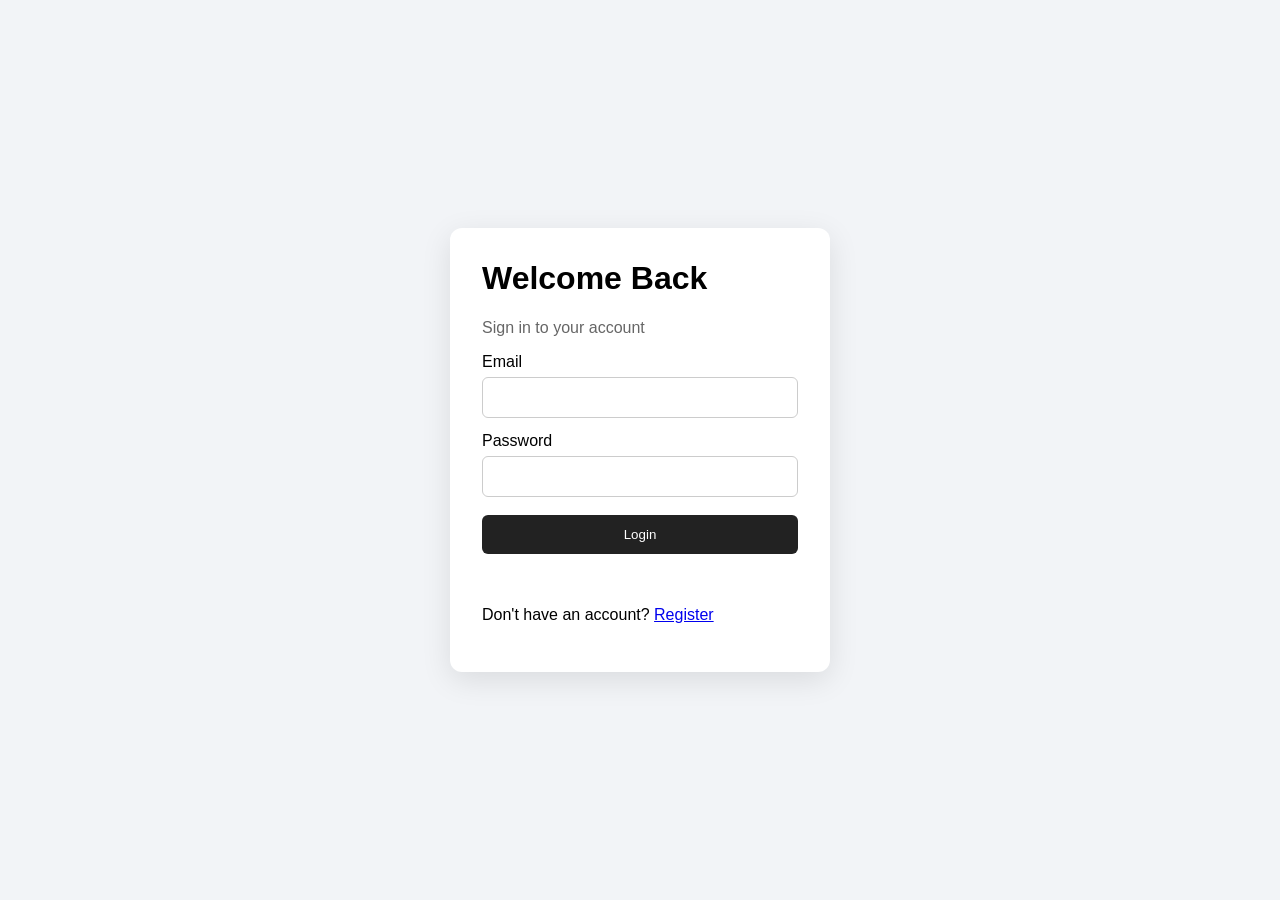
<file: frontend/index.html>
<!DOCTYPE html>
<html lang="en">
<head>
  <meta charset="UTF-8">
  <meta name="viewport" content="width=device-width, initial-scale=1.0">
  <title>Simple Login</title>
  <link rel="stylesheet" href="style.css">
</head>
<body>
  <main class="card">
    <h1>Welcome Back</h1>
    <p class="subtitle">Sign in to your account</p>

    <form id="loginForm">
      <label>Email</label>
      <input type="email" id="email" required>

      <label>Password</label>
      <input type="password" id="password" required>

      <button type="submit">Login</button>
      <p id="message"></p>
    </form>

    <p>Don't have an account? <a href="#" id="showRegister">Register</a></p>

    <form id="registerForm" class="hidden">
      <h2>Create Account</h2>
      <label>Name</label>
      <input type="text" id="name">

      <label>Email</label>
      <input type="email" id="regEmail">

      <label>Password</label>
      <input type="password" id="regPassword">

      <button type="submit">Register</button>
      <p id="registerMessage"></p>
    </form>
  </main>

  <script src="app.js"></script>
</body>
</html>
</file>
<file: frontend/style.css>
* {
  box-sizing: border-box;
  font-family: Arial, sans-serif;
}

body {
  margin: 0;
  min-height: 100vh;
  display: flex;
  justify-content: center;
  align-items: center;
  background: #f2f4f7;
}

.card {
  width: 380px;
  max-width: 90%;
  padding: 32px;
  background: white;
  border-radius: 12px;
  box-shadow: 0 8px 30px rgba(0,0,0,.10);
}

h1, h2 {
  margin-top: 0;
}

.subtitle {
  color: #666;
}

label {
  display: block;
  margin: 14px 0 6px;
}

input {
  width: 100%;
  padding: 12px;
  border: 1px solid #ccc;
  border-radius: 6px;
}

button {
  width: 100%;
  margin-top: 18px;
  padding: 12px;
  border: 0;
  border-radius: 6px;
  background: #222;
  color: white;
  cursor: pointer;
}

button:hover {
  opacity: .9;
}

.hidden {
  display: none;
}

#message, #registerMessage {
  min-height: 20px;
}
</file>
